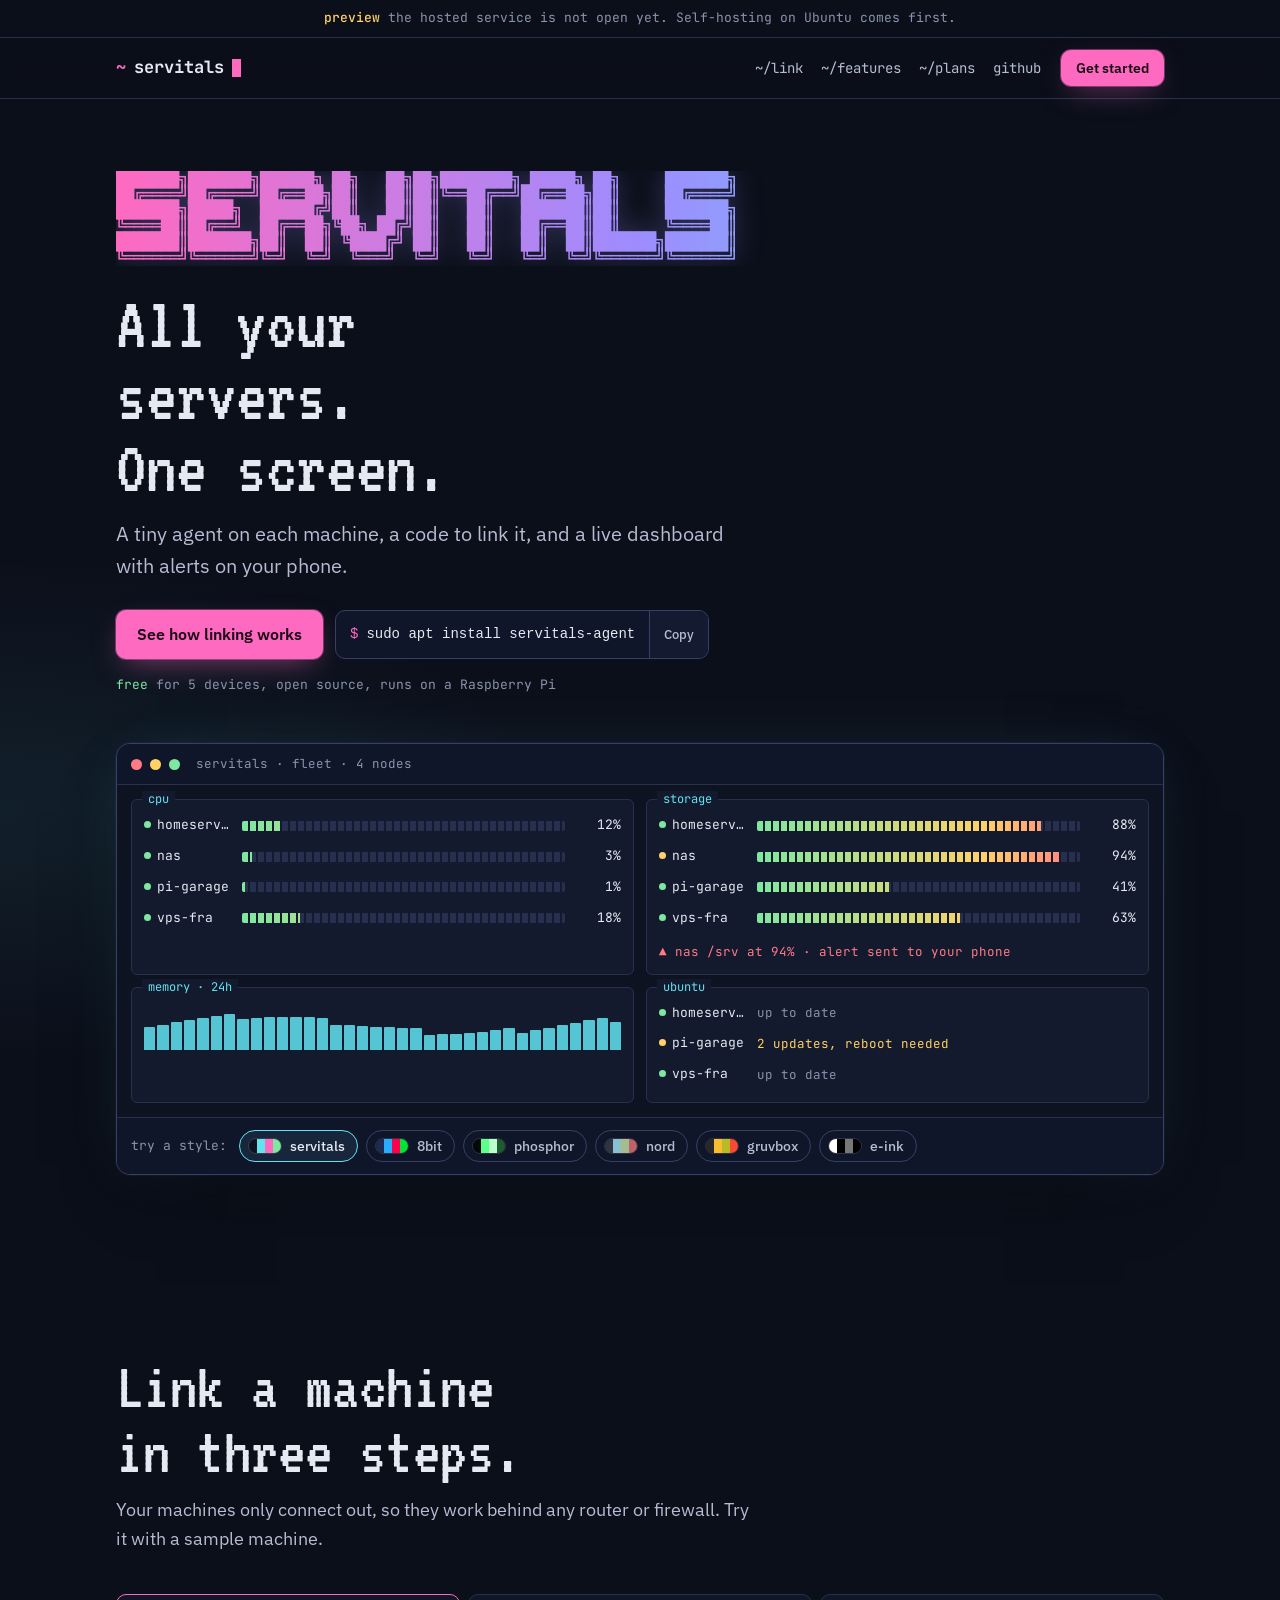
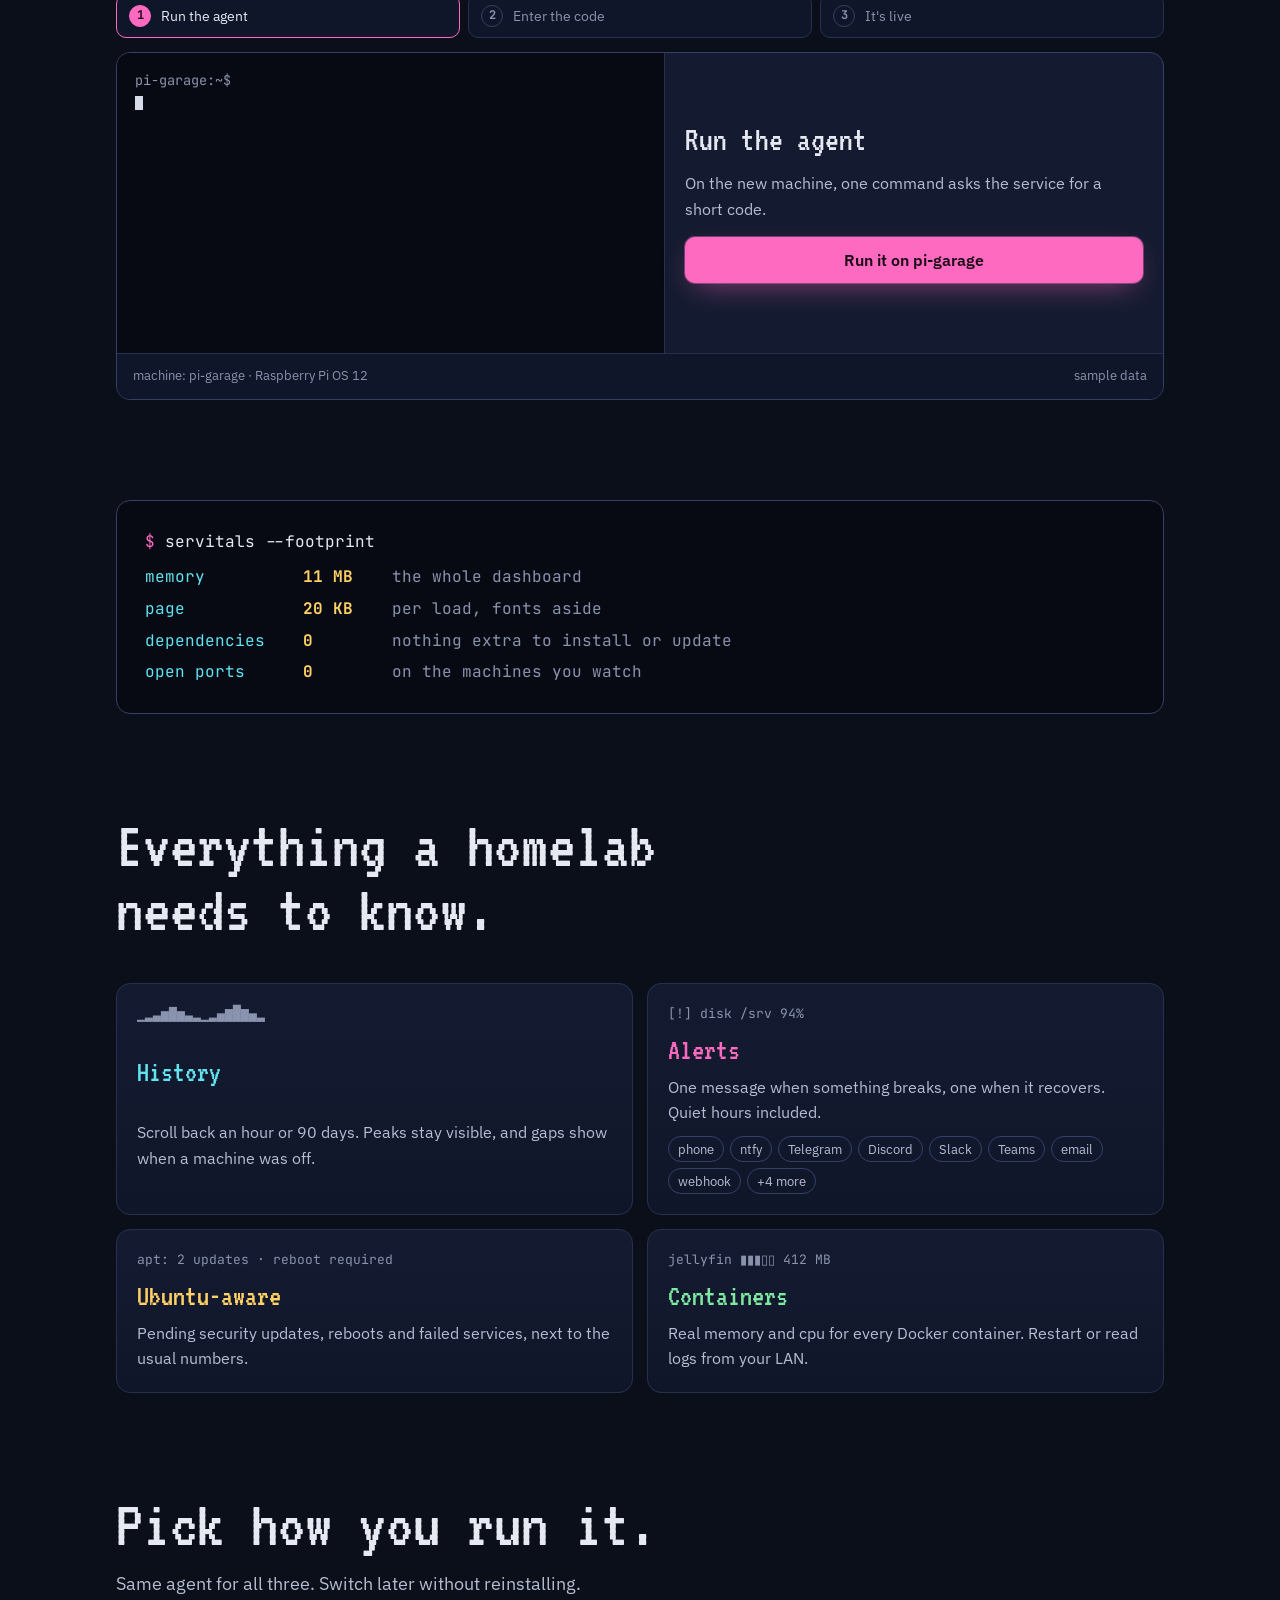
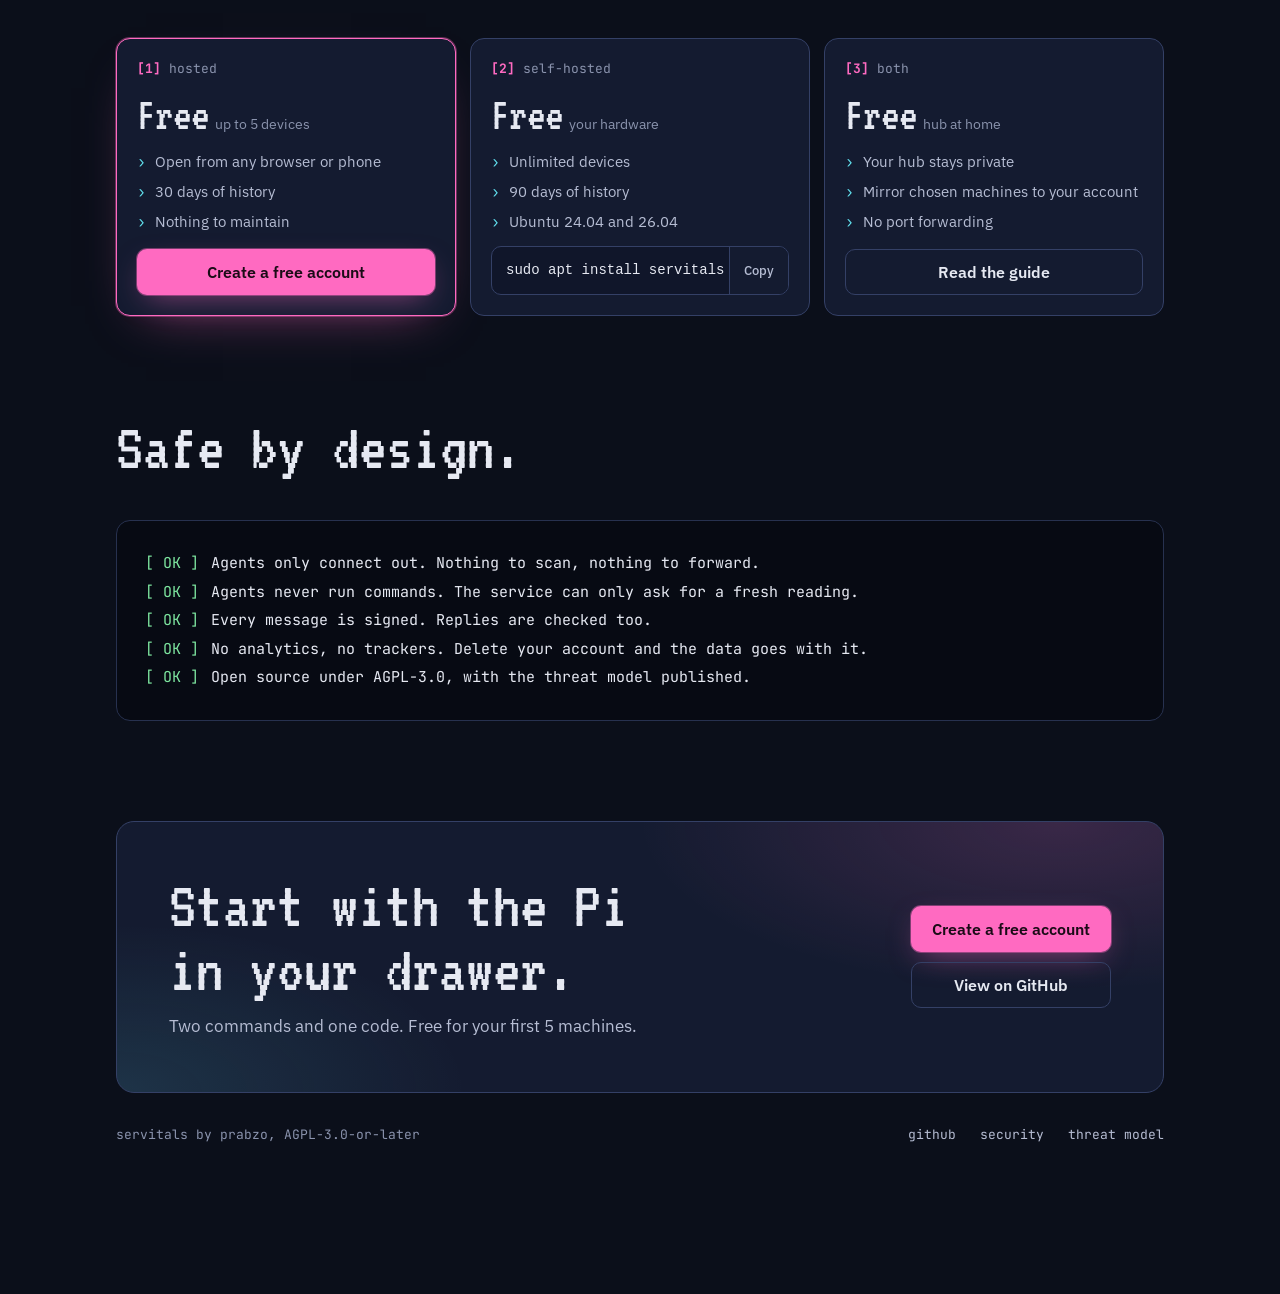
<file: hosted/site/index.html>
<!DOCTYPE html>
<!-- SPDX-License-Identifier: AGPL-3.0-or-later -->
<html lang="en">
<head>
<meta charset="utf-8">
<meta name="viewport" content="width=device-width, initial-scale=1, viewport-fit=cover">
<meta name="description" content="A tiny agent on each machine, a code to link it, and a live dashboard with alerts on your phone.">
<title>servitals</title>
<link rel="preconnect" href="https://fonts.googleapis.com">
<link rel="preconnect" href="https://fonts.gstatic.com" crossorigin>
<link rel="stylesheet" href="https://fonts.googleapis.com/css2?family=VT323&family=IBM+Plex+Sans:wght@400;500;600&family=JetBrains+Mono:wght@400;500;700&family=Press+Start+2P&display=swap">
<style>
/* Single deliberate look: a CRT-navy terminal with a tuned ANSI palette. */
:root{
  color-scheme:dark;
  --bg:#0B0F1A; --bg-2:#10162A; --surface:#141B30; --surface-2:#1A2340; --line:#27314F; --line-2:#344066;
  --fg:#E6E9F2; --fg-2:#B6BDD3; --dim:#8A93AD;
  --mag:#FF6AC1; --cyan:#62E3F0; --yel:#FFD166; --grn:#7EE7A0; --vio:#9D8CFF; --red:#FF7A85;
  --mag-ink:#1A0B16;
  --crt:"VT323", "Courier New", monospace;
  --sans:"IBM Plex Sans", "Segoe UI", system-ui, sans-serif;
  --mono:"JetBrains Mono", ui-monospace, Menlo, Consolas, monospace;
}
*{box-sizing:border-box}
html{background:var(--bg)}
body{margin:0;background:
  radial-gradient(1200px 520px at 78% -8%, rgba(157,140,255,.14), transparent 60%),
  radial-gradient(900px 420px at 0% 18%, rgba(98,227,240,.08), transparent 60%),
  var(--bg);
  color:var(--fg);font-family:var(--sans);font-size:17px;line-height:1.6;-webkit-font-smoothing:antialiased}
.wrap{max-width:1120px;margin:0 auto;padding-inline:clamp(16px,4vw,36px)}
a{color:var(--cyan);text-decoration:none}
a:hover{color:#9DF0F7}
:focus-visible{outline:2px solid var(--cyan);outline-offset:3px;border-radius:4px}
h1,h2,h3{font-family:var(--crt);font-weight:400;line-height:.95;margin:0;text-wrap:balance}
h2{font-size:clamp(44px,6vw,68px);color:var(--fg)}
h3{font-size:30px;line-height:1}
p{margin:0}
.muted{color:var(--dim)}
.prompt{color:var(--mag)}

/* banner + header */
.notice{border-bottom:1px solid var(--line);font-family:var(--mono);font-size:13px;color:var(--dim);text-align:center;padding-block:8px}
.notice b{color:var(--yel);font-weight:500}
header.site{position:sticky;top:env(safe-area-inset-top,0px);z-index:20;background:rgba(11,15,26,.82);backdrop-filter:blur(10px);border-bottom:1px solid var(--line)}
.bar{display:flex;align-items:center;gap:20px;padding-block:12px}
.brand{font-family:var(--mono);font-weight:700;font-size:17px;color:var(--fg);display:flex;align-items:center;gap:8px}
.brand .cur{display:inline-block;width:9px;height:18px;background:var(--mag);animation:blink 1.1s steps(1) infinite}
@keyframes blink{50%{opacity:0}}
nav.dirs{display:flex;gap:18px;margin-left:auto;font-family:var(--mono);font-size:14px}
nav.dirs a{color:var(--fg-2)}
nav.dirs a:hover{color:var(--cyan)}
.btn{display:inline-flex;align-items:center;justify-content:center;gap:8px;font:600 16px/1 var(--sans);padding:14px 20px;border-radius:10px;border:1.5px solid transparent;cursor:pointer;white-space:nowrap}
.btn-mag{background:var(--mag);color:var(--mag-ink);box-shadow:0 0 0 1px rgba(255,106,193,.4),0 10px 30px -10px rgba(255,106,193,.55)}
.btn-mag:hover{background:#FF8BD0;color:var(--mag-ink)}
.btn-line{background:transparent;color:var(--fg);border-color:var(--line-2)}
.btn-line:hover{border-color:var(--cyan);color:var(--fg)}
.btn-sm{padding:10px 14px;font-size:14px}
.btn:disabled{opacity:.45;cursor:default;box-shadow:none}
@media (max-width:720px){nav.dirs{display:none}.bar .btn{margin-left:auto}}

/* hero */
.hero{padding-block:clamp(36px,6vw,72px) clamp(28px,4vw,48px)}
.logo-wrap{overflow:hidden;max-width:100%}
.logo{margin:0;font-family:var(--mono);font-weight:700;line-height:1.02;font-size:clamp(6px,1.72vw,15.5px);white-space:pre;letter-spacing:0;
  background:linear-gradient(90deg,var(--mag) 0%,var(--vio) 50%,var(--cyan) 100%);-webkit-background-clip:text;background-clip:text;color:transparent;
  filter:drop-shadow(0 0 14px rgba(157,140,255,.28))}
.hero h1{margin-top:22px;font-size:clamp(40px,6.2vw,76px);max-width:15ch}
.hero .sub{margin-top:14px;font-size:clamp(17px,1.8vw,20px);color:var(--fg-2);max-width:32em}
.cta{display:flex;flex-wrap:wrap;gap:12px;margin-top:28px;align-items:stretch}
.cmd{display:flex;align-items:stretch;background:var(--bg-2);border:1px solid var(--line-2);border-radius:10px;overflow:hidden;font-family:var(--mono);font-size:14px;min-width:0;max-width:100%}
.cmd code{padding:12px 14px;white-space:nowrap;overflow-x:auto;color:var(--fg)}
.cmd code .prompt{margin-right:8px}
.cmd button{border:0;border-left:1px solid var(--line-2);background:var(--surface);color:var(--fg-2);font:500 13px var(--sans);padding:0 14px;cursor:pointer}
.cmd button:hover{color:var(--cyan)}
.fine{margin-top:16px;font-family:var(--mono);font-size:13px;color:var(--dim)}
.fine span{color:var(--grn)}

/* TUI window */
.tui-sec{padding-bottom:clamp(40px,7vw,80px)}
.win{border:1px solid var(--line-2);border-radius:14px;background:var(--surface);box-shadow:0 30px 80px -40px rgba(0,0,0,.9),0 0 0 1px rgba(157,140,255,.06),0 0 60px -20px rgba(98,227,240,.18);overflow:hidden}
.win-bar{display:flex;align-items:center;gap:8px;padding:10px 14px;border-bottom:1px solid var(--line);background:var(--bg-2);font-family:var(--mono);font-size:12.5px;color:var(--dim)}
.win-bar i{width:11px;height:11px;border-radius:50%;background:#2B3556}
.win-bar i:nth-child(1){background:#FF7A85}.win-bar i:nth-child(2){background:#FFD166}.win-bar i:nth-child(3){background:#7EE7A0}
.win-bar span{margin-left:8px}
.tui{--t-bg:#0E1322;--t-pa:#131A2E;--t-bd:#26304E;--t-fg:#E6E9F2;--t-dim:#8A93AD;--t-hi:#62E3F0;--t-ok:#7EE7A0;--t-wa:#FFD166;--t-cr:#FF7A85;--t-font:var(--mono);--t-hf:var(--mono);--t-hs:12px;--t-bw:1px;--t-sh:none;--t-glow:none;
  background:var(--t-bg);color:var(--t-fg);font-family:var(--t-font);font-size:13px;padding:14px;position:relative}
.tui *{text-shadow:var(--t-glow)}
.tui-grid{display:grid;grid-template-columns:repeat(2,minmax(0,1fr));gap:12px}
@media (max-width:760px){.tui-grid{grid-template-columns:1fr}}
.box{border:var(--t-bw) solid var(--t-bd);border-radius:6px;background:var(--t-pa);box-shadow:var(--t-sh);padding:10px 12px 12px;position:relative}
.box-t{position:absolute;top:-9px;left:10px;background:var(--t-pa);padding:0 6px;font-family:var(--t-hf);font-size:var(--t-hs);color:var(--t-hi);line-height:16px}
.row{display:grid;grid-template-columns:88px 1fr 46px;gap:10px;align-items:center;padding-block:5px;font-variant-numeric:tabular-nums}
.row .n{color:var(--t-fg);overflow:hidden;text-overflow:ellipsis;white-space:nowrap}
.row .n .dot{display:inline-block;width:7px;height:7px;border-radius:50%;background:var(--t-ok);margin-right:6px;vertical-align:1px}
.row .n .dot.w{background:var(--t-wa)}
.row .v{text-align:right;color:var(--t-fg)}
.meter{height:10px;background:repeating-linear-gradient(90deg,var(--t-bd) 0 6px,transparent 6px 8px);border-radius:2px;overflow:hidden;position:relative}
.meter i{position:absolute;inset:0 auto 0 0;background:linear-gradient(90deg,var(--t-ok),var(--t-wa) 70%,var(--t-cr));
  -webkit-mask:repeating-linear-gradient(90deg,#000 0 6px,transparent 6px 8px);mask:repeating-linear-gradient(90deg,#000 0 6px,transparent 6px 8px);transition:width .9s ease}
.spark{display:flex;align-items:flex-end;gap:2px;height:46px;margin-top:6px}
.spark i{flex:1;background:var(--t-hi);opacity:.85;border-radius:1px 1px 0 0;transition:height .9s ease}
.alertline{margin-top:8px;font-size:12.5px;color:var(--t-cr)}
.okline{margin-top:8px;font-size:12.5px;color:var(--t-dim)}
.tui[data-s="8bit"]{--t-bg:#1D2B53;--t-pa:#14142b;--t-bd:#5F574F;--t-fg:#FFF1E8;--t-dim:#C2C3C7;--t-hi:#29ADFF;--t-ok:#00E436;--t-wa:#FFA300;--t-cr:#FF004D;--t-hf:"Press Start 2P",monospace;--t-hs:8px;--t-bw:3px;--t-sh:4px 4px 0 #000}
.tui[data-s="phosphor"]{--t-bg:#030a05;--t-pa:#06120a;--t-bd:#1d5c2e;--t-fg:#5cff8a;--t-dim:#3fa860;--t-hi:#b9ffcb;--t-ok:#5cff8a;--t-wa:#ffd75c;--t-cr:#ff6b5c;--t-font:"VT323",monospace;--t-hf:"VT323",monospace;--t-hs:16px;--t-glow:0 0 6px rgba(92,255,138,.55);font-size:17px}
.tui[data-s="nord"]{--t-bg:#2e3440;--t-pa:#3b4252;--t-bd:#4c566a;--t-fg:#e5e9f0;--t-dim:#d8dee9;--t-hi:#88c0d0;--t-ok:#a3be8c;--t-wa:#ebcb8b;--t-cr:#bf616a}
.tui[data-s="gruvbox"]{--t-bg:#282828;--t-pa:#3c3836;--t-bd:#504945;--t-fg:#ebdbb2;--t-dim:#a89984;--t-hi:#fabd2f;--t-ok:#b8bb26;--t-wa:#fe8019;--t-cr:#fb4934}
.tui[data-s="eink"]{--t-bg:#fff;--t-pa:#fff;--t-bd:#000;--t-fg:#000;--t-dim:#333;--t-hi:#000;--t-ok:#000;--t-wa:#555;--t-cr:#000;--t-bw:2px}
.tui[data-s="8bit"]::after,.tui[data-s="phosphor"]::after{content:"";position:absolute;inset:0;pointer-events:none;background:repeating-linear-gradient(to bottom,rgba(0,0,0,.16) 0 1px,transparent 1px 3px)}
.styles{display:flex;flex-wrap:wrap;align-items:center;gap:8px;padding:12px 14px;border-top:1px solid var(--line);background:var(--bg-2)}
.styles .lbl{font-family:var(--mono);font-size:13px;color:var(--dim);margin-right:4px}
.chip{display:inline-flex;align-items:center;gap:8px;font:500 13.5px var(--sans);color:var(--fg-2);background:transparent;border:1.5px solid var(--line-2);border-radius:999px;padding:6px 12px 6px 8px;cursor:pointer}
.chip .sw{display:inline-flex;border-radius:999px;overflow:hidden;border:1px solid rgba(255,255,255,.12)}
.chip .sw b{width:8px;height:14px;display:block}
.chip[aria-pressed="true"]{border-color:var(--cyan);color:var(--fg);background:rgba(98,227,240,.08)}

/* sections */
section.band{padding-block:clamp(52px,8vw,100px)}
.head{display:grid;gap:12px;margin-bottom:clamp(24px,4vw,40px);max-width:38em}
.head p{color:var(--fg-2);font-size:18px}

/* link demo */
.steps-nav{display:grid;grid-template-columns:repeat(3,minmax(0,1fr));gap:8px;margin-bottom:14px;list-style:none;padding:0}
.steps-nav li{border:1px solid var(--line);border-radius:10px;padding:10px 12px;font-size:14px;color:var(--dim);display:flex;gap:10px;align-items:center;background:var(--bg-2)}
.steps-nav li b{font-family:var(--mono);font-size:12px;width:22px;height:22px;border-radius:50%;display:grid;place-items:center;border:1px solid var(--line-2);color:var(--dim);flex:none}
.steps-nav li.on{border-color:var(--mag);color:var(--fg)}
.steps-nav li.on b{background:var(--mag);border-color:var(--mag);color:var(--mag-ink)}
.steps-nav li.done b{background:var(--grn);border-color:var(--grn);color:#0B1A12}
.steps-nav li.done{color:var(--fg-2)}
@media (max-width:620px){.steps-nav li span{display:none}.steps-nav li{justify-content:center}}
.stage{border:1px solid var(--line-2);border-radius:14px;background:var(--surface);overflow:hidden}
.stage-body{display:grid;grid-template-columns:minmax(0,1.1fr) minmax(0,1fr);min-height:300px}
@media (max-width:820px){.stage-body{grid-template-columns:1fr}}
.term{background:#070A13;padding:16px 18px;font-family:var(--mono);font-size:13.5px;line-height:1.7;color:#D6DBEA;overflow-x:auto;border-right:1px solid var(--line)}
@media (max-width:820px){.term{border-right:0;border-bottom:1px solid var(--line)}}
.term .l{white-space:pre-wrap;word-break:break-word}
.term .d{color:var(--dim)}
.term .ok{color:var(--grn)}
.term .wa{color:var(--yel)}
.term .code{color:#0B0F1A;background:var(--yel);padding:1px 7px;border-radius:4px;font-weight:700;letter-spacing:.08em}
.caret{display:inline-block;width:.6em;height:1.05em;background:#D6DBEA;vertical-align:-2px;animation:blink 1s steps(1) infinite}
.panel{padding:20px;display:flex;flex-direction:column;gap:14px;justify-content:center}
.panel h3{font-size:34px}
.panel p{color:var(--fg-2);font-size:16px}
.urlbar{font-family:var(--mono);font-size:12.5px;color:var(--dim);background:var(--bg-2);border:1px solid var(--line);border-radius:8px;padding:7px 10px;white-space:nowrap;overflow:hidden;text-overflow:ellipsis}
.urlbar b{color:var(--grn);font-weight:500}
label.lab{font-size:14px;color:var(--fg-2)}
.codein{width:100%;font-family:var(--mono);font-size:26px;font-weight:700;letter-spacing:.14em;text-transform:uppercase;padding:10px 14px;border-radius:10px;border:1.5px solid var(--line-2);background:var(--bg-2);color:var(--fg)}
.codein:focus{outline:none;border-color:var(--mag)}
.devinfo{display:grid;grid-template-columns:auto 1fr;gap:3px 14px;font-size:14px;margin:0}
.devinfo dt{color:var(--dim)}
.devinfo dd{margin:0;font-family:var(--mono);font-size:13px}
.msg{font-size:14px;min-height:1.4em}
.msg.err{color:var(--red)}
.msg.ok{color:var(--grn)}
.minifleet{display:grid;grid-template-columns:repeat(auto-fill,minmax(130px,1fr));gap:8px}
.mnode{border:1px solid var(--line-2);border-radius:8px;padding:8px 10px;background:var(--bg-2);font-size:13px}
.mnode .t{font-weight:600;display:flex;gap:6px;align-items:center}
.mnode .t i{width:7px;height:7px;border-radius:50%;background:var(--grn)}
.mnode .s{font-family:var(--mono);font-size:12px;color:var(--dim)}
.mnode.new{border-color:var(--grn);animation:arrive .8s ease-out}
@keyframes arrive{from{box-shadow:0 0 0 6px rgba(126,231,160,.35)}to{box-shadow:0 0 0 0 rgba(126,231,160,0)}}
.stage-foot{display:flex;justify-content:space-between;align-items:center;gap:12px;flex-wrap:wrap;padding:12px 16px;border-top:1px solid var(--line);background:var(--bg-2);font-size:13px;color:var(--dim)}

/* footprint */
.foot-print{border:1px solid var(--line-2);border-radius:14px;background:#070A13;padding:clamp(16px,3vw,28px);font-family:var(--mono);font-size:clamp(13px,1.6vw,16px);overflow-x:auto}
.foot-print .l{white-space:pre}
.fp{display:grid;grid-template-columns:max-content max-content 1fr;gap:6px clamp(14px,3vw,40px);margin-top:10px}
.fp .k{color:var(--cyan)}
.fp .v{color:var(--yel);font-weight:700;font-variant-numeric:tabular-nums}
.fp .c{color:var(--dim)}
@media (max-width:520px){.fp{grid-template-columns:max-content 1fr}.fp .c{grid-column:1/-1;margin-top:-4px;margin-bottom:6px}}

/* features */
.feats{display:grid;grid-template-columns:repeat(2,minmax(0,1fr));gap:14px}
@media (max-width:760px){.feats{grid-template-columns:1fr}}
.feat{border:1px solid var(--line);border-radius:14px;padding:20px;background:linear-gradient(180deg,var(--surface),var(--bg-2));display:grid;gap:10px}
.feat .glyph{font-family:var(--mono);font-size:13px;color:var(--dim);white-space:pre;overflow:hidden}
.feat p{color:var(--fg-2);font-size:16px}
.feat:nth-child(1) h3{color:var(--cyan)}
.feat:nth-child(2) h3{color:var(--mag)}
.feat:nth-child(3) h3{color:var(--yel)}
.feat:nth-child(4) h3{color:var(--grn)}
.tags{display:flex;flex-wrap:wrap;gap:6px}
.tags span{font-size:12.5px;border:1px solid var(--line-2);border-radius:999px;padding:2px 9px;color:var(--fg-2)}

/* plans as menu */
.menu{display:grid;grid-template-columns:repeat(3,minmax(0,1fr));gap:14px}
@media (max-width:900px){.menu{grid-template-columns:1fr}}
.opt{border:1px solid var(--line-2);border-radius:14px;background:var(--surface);padding:20px;display:flex;flex-direction:column;gap:12px}
.opt.pick{border-color:var(--mag);box-shadow:0 0 0 1px rgba(255,106,193,.35),0 20px 50px -30px rgba(255,106,193,.6)}
.opt .key{font-family:var(--mono);font-size:13px;color:var(--dim)}
.opt .key b{color:var(--mag);font-weight:700}
.opt .price{font-family:var(--crt);font-size:46px;line-height:1}
.opt .price small{font-family:var(--sans);font-size:14px;color:var(--dim);margin-left:6px}
.opt ul{list-style:none;margin:0;padding:0;display:grid;gap:6px;font-size:15px;color:var(--fg-2)}
.opt li::before{content:"› ";color:var(--cyan);font-family:var(--mono)}
.opt .btn,.opt .cmd{margin-top:auto}

/* boot log */
.boot{border:1px solid var(--line);border-radius:14px;background:#070A13;padding:clamp(16px,3vw,28px);font-family:var(--mono);font-size:clamp(13px,1.5vw,15px);line-height:1.9}
.boot .l{display:grid;grid-template-columns:max-content 1fr;gap:12px}
.boot .st{color:var(--grn)}
.boot .st span{color:var(--fg)}

/* final */
.final{border:1px solid var(--line-2);border-radius:18px;padding:clamp(24px,5vw,52px);background:
  radial-gradient(600px 240px at 90% 0%, rgba(255,106,193,.16), transparent 70%),
  radial-gradient(500px 240px at 0% 100%, rgba(98,227,240,.12), transparent 70%), var(--surface);
  display:grid;grid-template-columns:minmax(0,1fr) auto;gap:24px;align-items:center}
@media (max-width:820px){.final{grid-template-columns:1fr}}
.final p{color:var(--fg-2);margin-top:10px}
.final .stack{display:grid;gap:10px;min-width:0}
footer{display:flex;flex-wrap:wrap;justify-content:space-between;gap:10px 24px;padding-block:32px 48px;font-family:var(--mono);font-size:13px;color:var(--dim)}
footer a{color:var(--fg-2)}

@media (prefers-reduced-motion:reduce){*{animation:none!important;transition:none!important}}
</style>
</head>
<body>

<div class="notice"><b>preview</b> the hosted service is not open yet. Self-hosting on Ubuntu comes first.</div>

<header class="site">
  <div class="wrap bar">
    <a class="brand" href="#top" aria-label="servitals home"><span class="prompt">~</span>servitals<span class="cur" aria-hidden="true"></span></a>
    <nav class="dirs" aria-label="Main">
      <a href="#link">~/link</a>
      <a href="#features">~/features</a>
      <a href="#plans">~/plans</a>
      <a href="https://github.com/shri-studio/servitals">github</a>
    </nav>
    <a class="btn btn-mag btn-sm" href="#plans">Get started</a>
  </div>
</header>

<main id="top">
  <section class="hero">
    <div class="wrap">
      <div class="logo-wrap" aria-hidden="true"><pre class="logo" id="logo"></pre></div>
      <h1>All your servers. One screen.</h1>
      <p class="sub">A tiny agent on each machine, a code to link it, and a live dashboard with alerts on your phone.</p>
      <div class="cta">
        <a class="btn btn-mag" href="#link">See how linking works</a>
        <div class="cmd"><code><span class="prompt">$</span>sudo apt install servitals-agent</code><button type="button" data-copy="sudo apt install servitals-agent">Copy</button></div>
      </div>
      <p class="fine"><span>free</span> for 5 devices, open source, runs on a Raspberry Pi</p>
    </div>
  </section>

  <section class="tui-sec">
    <div class="wrap">
      <div class="win">
        <div class="win-bar"><i></i><i></i><i></i><span>servitals · fleet · 4 nodes</span></div>
        <div class="tui" id="tui" data-s="default">
          <div class="tui-grid">
            <div class="box">
              <span class="box-t">cpu</span>
              <div id="cpurows"></div>
            </div>
            <div class="box">
              <span class="box-t">storage</span>
              <div id="diskrows"></div>
              <div class="alertline" id="alertline">▲ nas /srv at 94% · alert sent to your phone</div>
            </div>
            <div class="box">
              <span class="box-t">memory · 24h</span>
              <div class="spark" id="spark"></div>
            </div>
            <div class="box">
              <span class="box-t">ubuntu</span>
              <div class="row"><span class="n"><span class="dot"></span>homeserver</span><span class="okline" style="margin:0">up to date</span><span class="v"></span></div>
              <div class="row"><span class="n"><span class="dot w"></span>pi-garage</span><span class="okline" style="margin:0;color:var(--t-wa)">2 updates, reboot needed</span><span class="v"></span></div>
              <div class="row"><span class="n"><span class="dot"></span>vps-fra</span><span class="okline" style="margin:0">up to date</span><span class="v"></span></div>
            </div>
          </div>
        </div>
        <div class="styles" role="group" aria-label="Try a style">
          <span class="lbl">try a style:</span>
          <div id="chips" style="display:contents"></div>
        </div>
      </div>
    </div>
  </section>

  <section class="band" id="link">
    <div class="wrap">
      <div class="head">
        <h2>Link a machine in three steps.</h2>
        <p>Your machines only connect out, so they work behind any router or firewall. Try it with a sample machine.</p>
      </div>
      <ol class="steps-nav" id="stepsnav">
        <li><b>1</b><span>Run the agent</span></li>
        <li><b>2</b><span>Enter the code</span></li>
        <li><b>3</b><span>It's live</span></li>
      </ol>
      <div class="stage">
        <div class="stage-body">
          <div class="term" id="term" role="log" aria-live="polite"></div>
          <div class="panel" id="panel"></div>
        </div>
        <div class="stage-foot"><span id="foottext"></span><span>sample data</span></div>
      </div>
    </div>
  </section>

  <section class="band" style="padding-top:0">
    <div class="wrap">
      <div class="foot-print">
        <div class="l"><span class="prompt">$</span> servitals --footprint</div>
        <div class="fp">
          <span class="k">memory</span><span class="v">11 MB</span><span class="c">the whole dashboard</span>
          <span class="k">page</span><span class="v">20 KB</span><span class="c">per load, fonts aside</span>
          <span class="k">dependencies</span><span class="v">0</span><span class="c">nothing extra to install or update</span>
          <span class="k">open ports</span><span class="v">0</span><span class="c">on the machines you watch</span>
        </div>
      </div>
    </div>
  </section>

  <section class="band" id="features" style="padding-top:0">
    <div class="wrap">
      <div class="head"><h2>Everything a homelab needs to know.</h2></div>
      <div class="feats">
        <div class="feat">
          <div class="glyph">▁▂▃▅▇▅▃▂▁▂▄▆█▆▄▂</div>
          <h3>History</h3>
          <p>Scroll back an hour or 90 days. Peaks stay visible, and gaps show when a machine was off.</p>
        </div>
        <div class="feat">
          <div class="glyph">[!] disk /srv 94%</div>
          <h3>Alerts</h3>
          <p>One message when something breaks, one when it recovers. Quiet hours included.</p>
          <div class="tags"><span>phone</span><span>ntfy</span><span>Telegram</span><span>Discord</span><span>Slack</span><span>Teams</span><span>email</span><span>webhook</span><span>+4 more</span></div>
        </div>
        <div class="feat">
          <div class="glyph">apt: 2 updates · reboot required</div>
          <h3>Ubuntu-aware</h3>
          <p>Pending security updates, reboots and failed services, next to the usual numbers.</p>
        </div>
        <div class="feat">
          <div class="glyph">jellyfin ▮▮▮▯▯ 412 MB</div>
          <h3>Containers</h3>
          <p>Real memory and cpu for every Docker container. Restart or read logs from your LAN.</p>
        </div>
      </div>
    </div>
  </section>

  <section class="band" id="plans" style="padding-top:0">
    <div class="wrap">
      <div class="head">
        <h2>Pick how you run it.</h2>
        <p>Same agent for all three. Switch later without reinstalling.</p>
      </div>
      <div class="menu">
        <div class="opt pick">
          <span class="key"><b>[1]</b> hosted</span>
          <div class="price">Free<small>up to 5 devices</small></div>
          <ul><li>Open from any browser or phone</li><li>30 days of history</li><li>Nothing to maintain</li></ul>
          <a class="btn btn-mag" href="#top">Create a free account</a>
        </div>
        <div class="opt">
          <span class="key"><b>[2]</b> self-hosted</span>
          <div class="price">Free<small>your hardware</small></div>
          <ul><li>Unlimited devices</li><li>90 days of history</li><li>Ubuntu 24.04 and 26.04</li></ul>
          <div class="cmd"><code>sudo apt install servitals</code><button type="button" data-copy="sudo add-apt-repository ppa:prabzo/servitals && sudo apt install servitals">Copy</button></div>
        </div>
        <div class="opt">
          <span class="key"><b>[3]</b> both</span>
          <div class="price">Free<small>hub at home</small></div>
          <ul><li>Your hub stays private</li><li>Mirror chosen machines to your account</li><li>No port forwarding</li></ul>
          <a class="btn btn-line" href="https://github.com/shri-studio/servitals">Read the guide</a>
        </div>
      </div>
    </div>
  </section>

  <section class="band" style="padding-top:0">
    <div class="wrap">
      <div class="head"><h2>Safe by design.</h2></div>
      <div class="boot" aria-label="Security">
        <div class="l"><span class="st">[  OK  ]</span><span>Agents only connect out. Nothing to scan, nothing to forward.</span></div>
        <div class="l"><span class="st">[  OK  ]</span><span>Agents never run commands. The service can only ask for a fresh reading.</span></div>
        <div class="l"><span class="st">[  OK  ]</span><span>Every message is signed. Replies are checked too.</span></div>
        <div class="l"><span class="st">[  OK  ]</span><span>No analytics, no trackers. Delete your account and the data goes with it.</span></div>
        <div class="l"><span class="st">[  OK  ]</span><span>Open source under AGPL-3.0, with the threat model published.</span></div>
      </div>
    </div>
  </section>

  <section class="band" style="padding-top:0">
    <div class="wrap">
      <div class="final">
        <div>
          <h2>Start with the Pi in your drawer.</h2>
          <p>Two commands and one code. Free for your first 5 machines.</p>
        </div>
        <div class="stack">
          <a class="btn btn-mag" href="#top">Create a free account</a>
          <a class="btn btn-line" href="https://github.com/shri-studio/servitals">View on GitHub</a>
        </div>
      </div>
      <footer>
        <span>servitals by prabzo, AGPL-3.0-or-later</span>
        <span><a href="https://github.com/shri-studio/servitals">github</a> &nbsp; <a href="https://github.com/shri-studio/servitals/blob/main/SECURITY.md">security</a> &nbsp; <a href="https://github.com/shri-studio/servitals/blob/main/docs/threat-model.md">threat model</a></span>
      </footer>
    </div>
  </section>
</main>

<script>
(function () {
  "use strict";
  var reduce = window.matchMedia && matchMedia("(prefers-reduced-motion: reduce)").matches;
  var $ = function (id) { return document.getElementById(id); };
  function esc(s) { return String(s).replace(/[&<>"]/g, function (c) { return { "&": "&amp;", "<": "&lt;", ">": "&gt;", '"': "&quot;" }[c]; }); }

  $("logo").textContent = [
    "███████╗███████╗██████╗ ██╗   ██╗██╗████████╗ █████╗ ██╗     ███████╗",
    "██╔════╝██╔════╝██╔══██╗██║   ██║██║╚══██╔══╝██╔══██╗██║     ██╔════╝",
    "███████╗█████╗  ██████╔╝██║   ██║██║   ██║   ███████║██║     ███████╗",
    "╚════██║██╔══╝  ██╔══██╗╚██╗ ██╔╝██║   ██║   ██╔══██║██║     ╚════██║",
    "███████║███████╗██║  ██║ ╚████╔╝ ██║   ██║   ██║  ██║███████╗███████║",
    "╚══════╝╚══════╝╚═╝  ╚═╝  ╚═══╝  ╚═╝   ╚═╝   ╚═╝  ╚═╝╚══════╝╚══════╝"
  ].join("\n");

  /* ---------- hero dashboard ---------- */
  var nodes = [
    { n: "homeserver", cpu: 12, disk: 88 },
    { n: "nas", cpu: 3, disk: 94 },
    { n: "pi-garage", cpu: 1, disk: 41 },
    { n: "vps-fra", cpu: 18, disk: 63 }
  ];
  function rows(target, key) {
    $(target).innerHTML = nodes.map(function (x, i) {
      return '<div class="row"><span class="n"><span class="dot' + (key === "disk" && x.disk >= 90 ? " w" : "") + '"></span>' + esc(x.n) +
        '</span><span class="meter"><i id="' + target + i + '"></i></span><span class="v" id="' + target + "v" + i + '"></span></div>';
    }).join("");
  }
  function paint() {
    nodes.forEach(function (x, i) {
      [["cpurows", x.cpu], ["diskrows", x.disk]].forEach(function (p) {
        var bar = $(p[0] + i), val = $(p[0] + "v" + i);
        // gradient stays anchored to the full width, so 30% shows only greens
        bar.style.width = p[1] + "%";
        bar.style.backgroundSize = (100 / Math.max(p[1], 1) * 100) + "% 100%";
        val.textContent = p[1] + "%";
      });
    });
  }
  rows("cpurows", "cpu"); rows("diskrows", "disk");
  var sp = [], spark = $("spark");
  for (var k = 0; k < 36; k++) sp.push(48 + Math.round(18 * Math.sin(k / 5) + (k % 7) * 2));
  spark.innerHTML = sp.map(function () { return "<i></i>"; }).join("");
  function paintSpark() {
    Array.prototype.forEach.call(spark.children, function (el, i) { el.style.height = sp[i] + "%"; });
  }
  paint(); paintSpark();
  if (!reduce) {
    setInterval(function () {
      nodes.forEach(function (x) { x.cpu = Math.max(1, Math.min(96, x.cpu + Math.round((Math.random() - 0.5) * 8))); });
      sp.push(Math.max(20, Math.min(92, sp[sp.length - 1] + Math.round((Math.random() - 0.5) * 12)))); sp.shift();
      paint(); paintSpark();
    }, 2200);
  }

  var styles = [
    ["default", "servitals", ["#0E1322", "#62E3F0", "#FF6AC1", "#7EE7A0"]],
    ["8bit", "8bit", ["#1D2B53", "#29ADFF", "#FF004D", "#00E436"]],
    ["phosphor", "phosphor", ["#030a05", "#5cff8a", "#b9ffcb", "#1d5c2e"]],
    ["nord", "nord", ["#2e3440", "#88c0d0", "#a3be8c", "#bf616a"]],
    ["gruvbox", "gruvbox", ["#282828", "#fabd2f", "#b8bb26", "#fb4934"]],
    ["eink", "e-ink", ["#ffffff", "#000000", "#777777", "#000000"]]
  ];
  $("chips").innerHTML = styles.map(function (s) {
    return '<button type="button" class="chip" id="chip-' + s[0] + '" data-s="' + s[0] + '" aria-pressed="false"><span class="sw">' +
      s[2].map(function (c) { return '<b data-c="' + c + '"></b>'; }).join("") + "</span>" + s[1] + "</button>";
  }).join("");
  Array.prototype.forEach.call(document.querySelectorAll(".chip .sw b"), function (b) { b.style.background = b.getAttribute("data-c"); });
  function pick(key) {
    styles.forEach(function (s) { $("chip-" + s[0]).setAttribute("aria-pressed", String(s[0] === key)); });
    $("tui").setAttribute("data-s", key);
  }
  $("chips").addEventListener("click", function (e) {
    var b = e.target.closest("button[data-s]"); if (b) pick(b.getAttribute("data-s"));
  });
  pick("default");

  /* ---------- guided linking demo ---------- */
  var queue = [
    { name: "pi-garage", os: "Raspberry Pi OS 12", ip: "82.14.x.x", code: "H7QD-2ZNC", stat: "cpu 1% · disk 41%" },
    { name: "nas", os: "Ubuntu 24.04", ip: "82.14.x.x", code: "WXKP-4M7R", stat: "cpu 3% · disk 94%" },
    { name: "vps-fra", os: "Ubuntu 26.04", ip: "49.12.x.x", code: "R4MB-9TXE", stat: "cpu 18% · disk 63%" }
  ];
  var fleet = [{ name: "homeserver", stat: "cpu 12% · disk 88%" }];
  var idx = 0, step = 0;
  var CMD = "sudo servitals-agent link https://servitals.prabzo.com";

  function setStep(s) {
    step = s;
    Array.prototype.forEach.call($("stepsnav").children, function (li, i) {
      li.className = i < s ? "done" : i === s ? "on" : "";
      if (i === s) li.setAttribute("aria-current", "step"); else li.removeAttribute("aria-current");
    });
  }
  function term(lines, caret) {
    $("term").innerHTML = lines.map(function (l) { return '<div class="l">' + l + "</div>"; }).join("") +
      (caret ? '<span class="caret" aria-hidden="true"></span>' : "");
  }
  function prompt(d) { return '<span class="d">' + esc(d.name) + ":~$</span> "; }
  function codeLines(d) {
    return [prompt(d) + CMD, "", '<span class="d">Open</span> servitals.prabzo.com/link <span class="d">and enter</span>',
      '<span class="code">' + d.code + "</span>", "", '<span class="wa">Waiting for approval… 9:58</span>'];
  }

  function step1() {
    var d = queue[idx];
    setStep(0);
    term([prompt(d)], true);
    $("panel").innerHTML = '<h3>Run the agent</h3><p>On the new machine, one command asks the service for a short code.</p>' +
      '<button class="btn btn-mag" id="go1" type="button">Run it on ' + esc(d.name) + "</button>";
    $("foottext").textContent = "machine: " + d.name + " · " + d.os;
    $("go1").addEventListener("click", function () {
      this.disabled = true;
      if (reduce) { term(codeLines(d), false); step2(); return; }
      var i = 0;
      (function type() {
        i = Math.min(CMD.length, i + 2);
        term([prompt(d) + CMD.slice(0, i)], true);
        if (i < CMD.length) return setTimeout(type, 24);
        setTimeout(function () { term(codeLines(d), false); step2(); }, 380);
      })();
    });
  }

  function step2() {
    var d = queue[idx];
    setStep(1);
    $("panel").innerHTML =
      '<div class="urlbar"><b>https://</b>servitals.prabzo.com/link</div>' +
      '<form id="lf" autocomplete="off" style="display:grid;gap:12px">' +
      '<label class="lab" for="code">Code shown on the machine</label>' +
      '<input class="codein" id="code" maxlength="9" spellcheck="false" placeholder="XXXX-XXXX" aria-describedby="lmsg">' +
      '<dl class="devinfo"><dt>host</dt><dd>' + esc(d.name) + "</dd><dt>system</dt><dd>" + esc(d.os) + "</dd><dt>from</dt><dd>" + esc(d.ip) + "</dd></dl>" +
      '<div style="display:flex;gap:8px;flex-wrap:wrap"><button class="btn btn-mag" type="submit">Approve ' + esc(d.name) + '</button>' +
      '<button class="btn btn-line" type="button" id="fill">Fill in the code</button></div>' +
      '<div class="msg" id="lmsg"></div></form>';
    var input = $("code");
    input.addEventListener("input", function () {
      var v = input.value.toUpperCase().replace(/[^A-Z0-9]/g, "").slice(0, 8);
      input.value = v.length > 4 ? v.slice(0, 4) + "-" + v.slice(4) : v;
    });
    $("fill").addEventListener("click", function () { input.value = d.code; input.focus(); });
    $("lf").addEventListener("submit", function (e) {
      e.preventDefault();
      if (input.value !== d.code) {
        $("lmsg").className = "msg err";
        $("lmsg").textContent = input.value ? "That code does not match " + d.name + ". Check each character." : "Type the code from the terminal, or use Fill in the code.";
        return;
      }
      step3();
    });
    input.focus({ preventScroll: true });
  }

  function step3() {
    var d = queue[idx];
    setStep(2);
    fleet.push({ name: d.name, stat: d.stat });
    term([prompt(d) + CMD, "", '<span class="ok">✔ Linked as "' + esc(d.name) + '" to you@example.com</span>',
      '<span class="ok">✔ Agent started, first reading sent</span>', "", prompt(d)], true);
    idx++;
    var more = idx < queue.length;
    $("panel").innerHTML = "<h3>" + esc(d.name) + " is live</h3><p>" +
      (more ? "It joined your fleet a moment ago." : "That is 4 machines on one screen, with room for one more on the free plan.") + "</p>" +
      '<div class="minifleet">' + fleet.map(function (f) {
        return '<div class="mnode' + (f.name === d.name ? " new" : "") + '"><div class="t"><i></i>' + esc(f.name) + '</div><div class="s">' + esc(f.stat) + "</div></div>";
      }).join("") + "</div>" +
      (more ? '<button class="btn btn-mag" id="again" type="button">Link ' + esc(queue[idx].name) + " next</button>"
            : '<a class="btn btn-mag" href="#plans">Pick how you run it</a>');
    if (more) $("again").addEventListener("click", step1);
  }
  step1();

  /* ---------- copy buttons ---------- */
  document.addEventListener("click", function (e) {
    var b = e.target.closest("button[data-copy]");
    if (!b) return;
    var done = function () { b.textContent = "Copied"; setTimeout(function () { b.textContent = "Copy"; }, 1500); };
    var fallback = function () {
      var r = document.createRange(); r.selectNodeContents(b.parentNode.querySelector("code"));
      var sel = window.getSelection(); sel.removeAllRanges(); sel.addRange(r);
      b.textContent = "Ctrl+C";
    };
    try { navigator.clipboard.writeText(b.getAttribute("data-copy")).then(done, fallback); } catch (err) { fallback(); }
  });
})();
</script>
</body>
</html>
</file>
